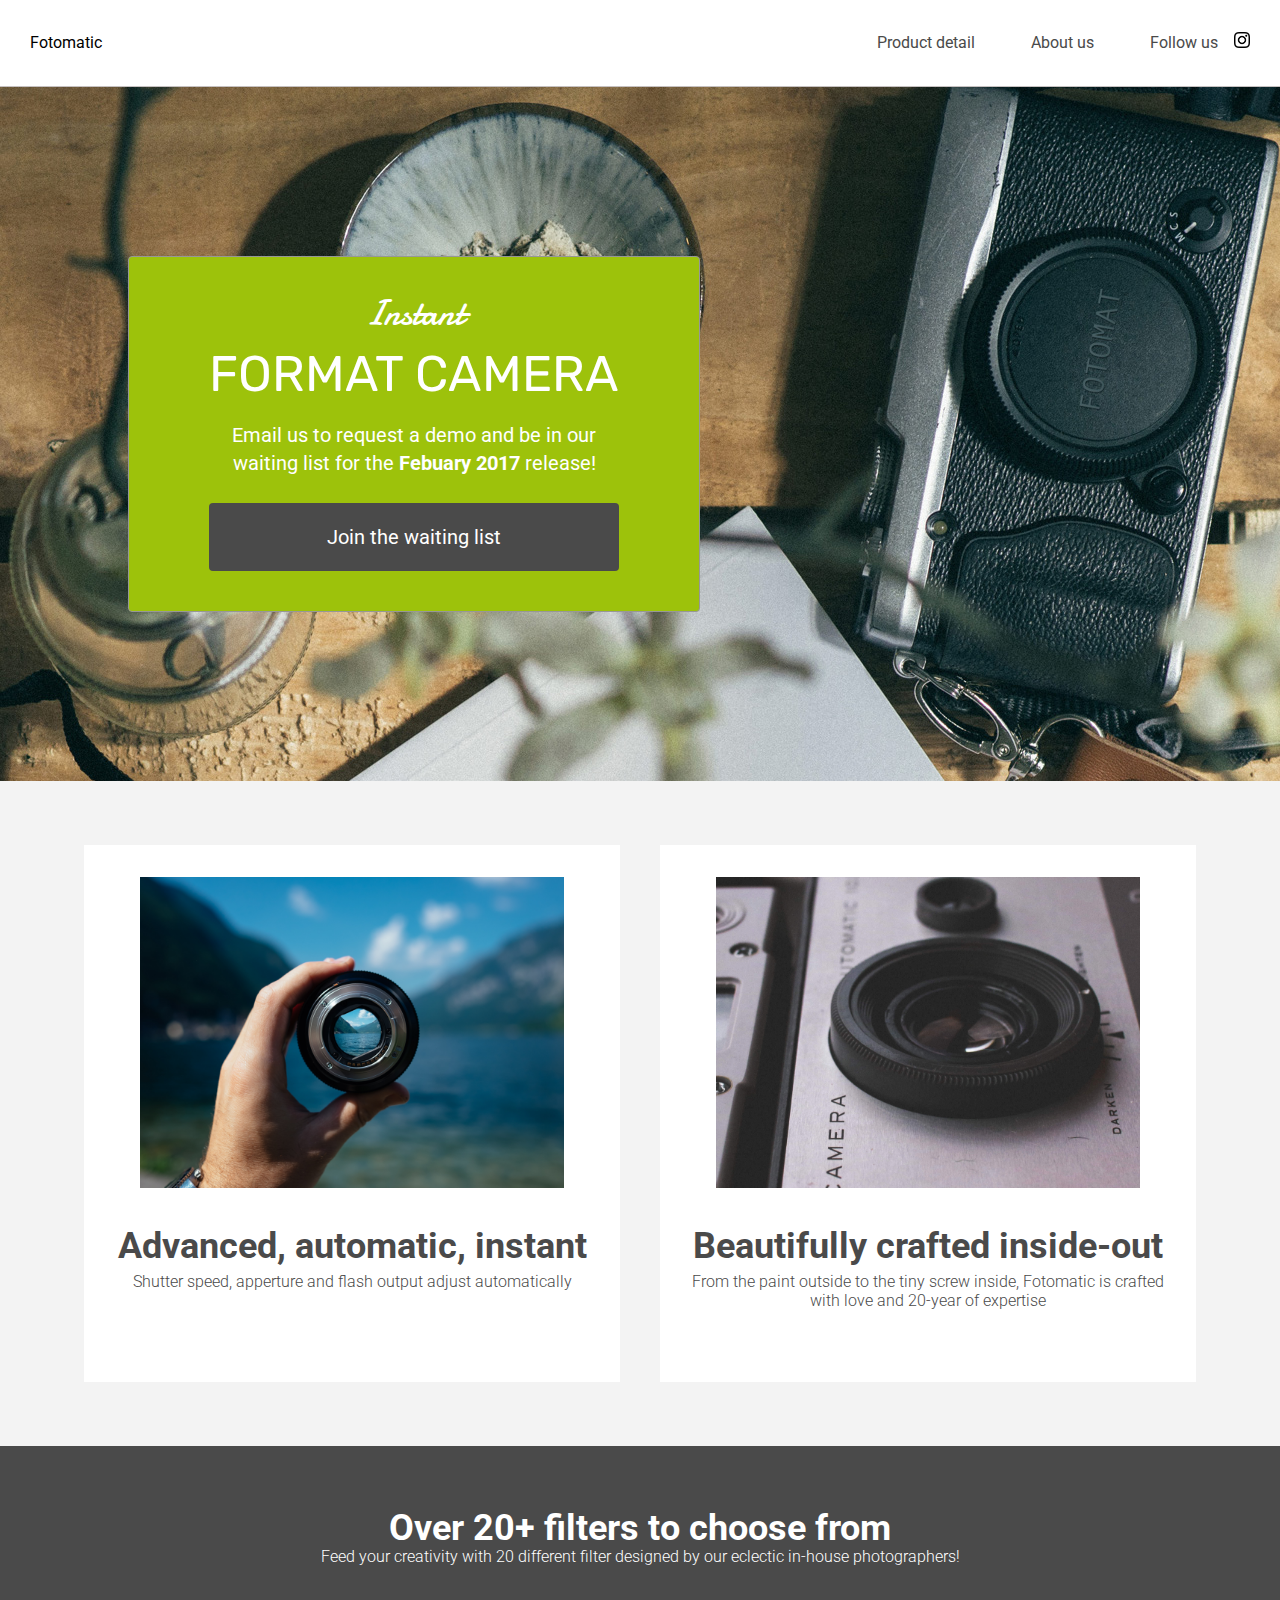
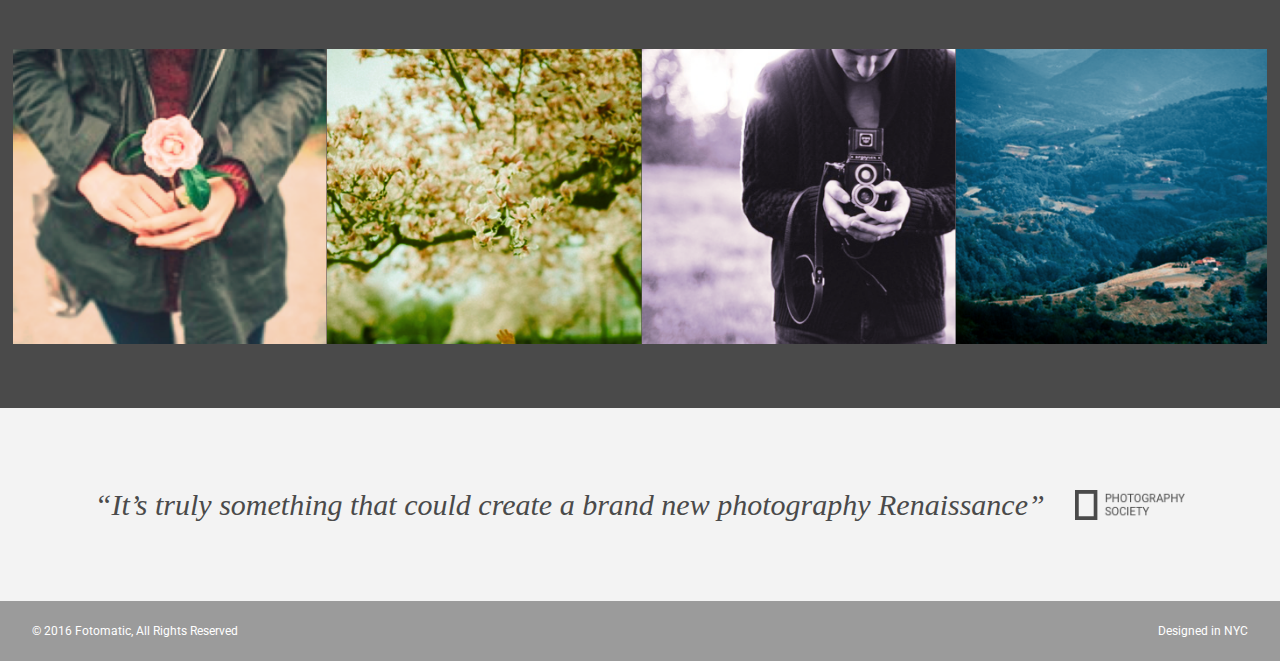
<file: F1C1_solution/index.html>
<!DOCTYPE html>
<html>
<head>
  <link href="https://fonts.googleapis.com/css?family=Damion" rel="stylesheet">
  <link href="https://fonts.googleapis.com/css?family=Rubik" rel="stylesheet">
  <link href="https://fonts.googleapis.com/css?family=Roboto:300,400,600,700" rel="stylesheet">
  <link rel="stylesheet" href="./resources/css/reset.css">
  <link rel="stylesheet" href="./resources/css/style.css">
  <title>Fotomatic</title>
</head>
<body>
  <!-- Header -->
  <header>
    <div class="content">
      <a href="index.html" class="desktop logo">Fotomatic</a>
      <nav class="desktop">
        <ul>
          <li><a href="#">Product detail</a></li>
          <li><a href="#">About us</a></li>
          <li><a href="https://www.instagram.com/" target="_blank">Follow us <img class="icon" src="./resources/images/instagram.png"></a></li>
          <li><a href="#" class="button">Join us</a></li>
        </ul>
      </nav>
      <nav class="mobile">
        <ul>
          <li><a href="#"><img src="./resources/images/ic-logo.svg"></a></li>
          <li><a href="#"><img src="./resources/images/ic-product-detail.svg"></a></li>
          <li><a href="#"><img src="./resources/images/ic-about-us.svg"></a></li>
          <li><a href="#" class="button">Join us</a></li>
        </ul>
      </nav>
    </div>
  </header>

  <!-- Main Content -->
  <div class="main-content">

    <!-- Sign Up Section -->
    <div id="sign-up-section" class="banner">
      <div id="sign-up-cta">
        <div class="content center">
          <div class="header">
            <h2 class="cursive">Instant</h2>
            <h1 class="striking">FORMAT CAMERA</h1>
          </div>
          <div class="email">
            <span>
              Email us to request a demo and be in our waiting list for the <strong>Febuary 2017</strong> release!
            </span>
            <div class="button">Join the waiting list</div>
          </div>
        </div>
      </div>
    </div>

    <!-- Features Section -->
    <div id="features-section">
      <div class="feature">
        <div class="center">
          <div class="image-container">
            <img src="./resources/images/feature-1.png" />
          </div>
          <div class="content">
            <h2>Advanced, automatic, instant</h2>
            <h3>Shutter speed, apperture and flash output adjust automatically</h3>
          </div>
        </div>
      </div>
      <div class="feature">
        <div class="center">
          <div class="image-container">
            <img src="./resources/images/feature-2.png" />
          </div>
          <div class="content">
            <h2>Beautifully crafted inside-out</h2>
            <h3>From the paint outside to the tiny screw inside, Fotomatic is crafted with love and 20-year of expertise</h3>
          </div>
        </div>
      </div>
    </div>

    <!-- Filters Section -->
    <div id="filters-section">
      <div class="content center">
        <h2>Over 20+ filters to choose from</h2>
        <h3>Feed your creativity with 20 different filter designed by our eclectic in-house photographers!</h3>
      </div>
      <div class="images-container">
        <div class="image-container">
          <img src="./resources/images/filter-1.png" />
        </div>
        <div class="image-container">
          <img src="./resources/images/filter-2.png" />
        </div>
        <div class="image-container">
          <img src="./resources/images/filter-3.png" />
        </div>
        <div class="image-container extra">
          <img src="./resources/images/filter-4.png" />
        </div>
      </div>
    </div>

    <!-- Quotes Section -->
    <div id="quotes-section">
      <div class="content center">
        <span class="quote">“It’s truly something that could create a brand new photography Renaissance”</span>
        <img class="quote-citation" src="./resources/images/photography-logo.png" />
      </div>
    </div>

    <!-- Footer -->
    <footer>
      <div class="content">
        <span class="copyright">© 2016  Fotomatic, All Rights Reserved</span>
        <span class="location">Designed in NYC</span>
      </div>
    </footer>

  </div>
</body>
</html>
</file>
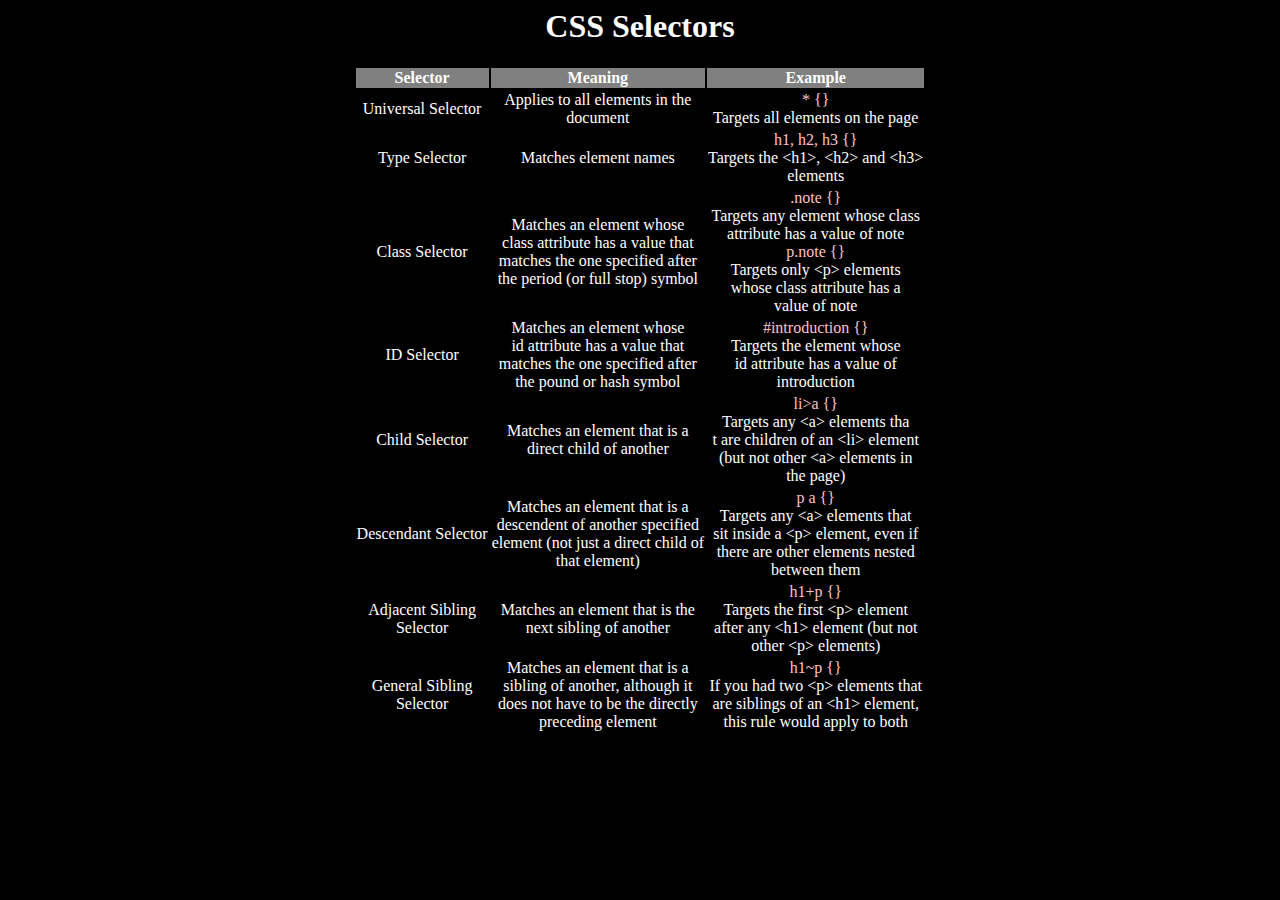
<file: CheatSheet/cheatsheet.html>
<html>
    <head>
        <title>CSS Selectors</title>
        <link href="./style.css" rel="stylesheet">
    </head>
    <body>
        <h1>CSS Selectors</h1>
        <table align="center">
            <thead>
                <tr>
                    <td>Selector</td>
                    <td>Meaning</td>
                    <td>Example</td>
                </tr>
            </thead>
            <tbody>
                <tr>
                    <td>Universal Selector</td>
                    <td>Applies to all elements in the<br/>document</td>
                    <td><span>* {}</span> <br/>
                        Targets all elements on the page</td>
                </tr>
                <tr>
                    <td>Type Selector</td>
                    <td>Matches element names</td>
                    <td><span>h1, h2, h3 {}</span><br/>
                        Targets the &lt;h1&gt;, &lt;h2&gt and &lt;h3&gt<br/>
                        elements</td>
                </tr>
                <tr>
                    <td>Class Selector</td>
                    <td>Matches an element whose<br/>class attribute has a value that<br/>matches the one specified after<br/>the period (or full stop) symbol</td>
                    <td><span>.note {}</span><br/>
                        Targets any element whose class<br/>
                        attribute has a value of note<br/>
                        <span>p.note {}</span><br/>
                        Targets only &lt;p&gt; elements<br/>
                        whose class attribute has a<br/>
                        value of note</td>
                </tr>
                <tr>
                    <td>ID Selector</td>
                    <td>Matches an element whose<br/>id attribute has a value that<br/>matches the one specified after<br/>the pound or hash symbol</td>
                    <td><span>#introduction {}</span><br/>
                        Targets the element whose<br/>
                        id attribute has a value of<br/>
                        introduction</td>
                </tr>
                <tr>
                    <td>Child Selector</td>
                    <td>Matches an element that is a<br/>direct child of another</td>
                    <td><span>li>a {}</span><br/>
                        Targets any &lt;a&gt; elements tha<br/>t
                        are children of an &lt;li&gt; element<br/>
                        (but not other &lt;a&gt; elements in<br/>
                        the page)</td>
                </tr>
                <tr>
                    <td>Descendant Selector</td>
                    <td>Matches an element that is a<br/>descendent of another specified<br/>element (not just a direct child of<br/>that element)</td>
                    <td><span>p a {}</span><br/>
                        Targets any &lt;a&gt elements that<br/>
                        sit inside a &lt;p&gt element, even if<br/>
                        there are other elements nested<br/>
                        between them</td>
                </tr>
                <tr>
                    <td>Adjacent Sibling<br/>Selector </td>
                    <td>Matches an element that is the<br/>next sibling of another</td>
                    <td><span>h1+p {}</span><br/>
                        Targets the first &lt;p&gt element<br/>
                        after any &lt;h1&gt element (but not<br/>
                        other &lt;p&gt elements)</td>
                </tr>
                <tr>
                    <td>General Sibling<br/>Selector</td>
                    <td>Matches an element that is a<br/>sibling of another, although it<br/>does not have to be the directly<br/>preceding element</td>
                    <td><span>h1~p {}</span><br/>
                        If you had two &lt;p&gt elements that<br/>
                        are siblings of an &lt;h1&gt element,<br/>
                        this rule would apply to both</td>
                </tr>
            </tbody>
        </table>
    </body>
</html>
</file>
<file: F1C1_solution/resources/css/style.css>
/* Universal Styles */

html {
  font-family: "Roboto", sans-serif;
  font-size: 16px;
}

.main-content {
  position: relative;
  top: 5.3125rem; /* To offset for fixed header. */
}

.center {
  text-align: center;
}

.button {
  border-radius: 4px;
  background-color: #4a4a4a;
  color: white;
}

.image-container {
  overflow: hidden;
}

.image-container img {
  display: block;
  max-width: 100%;
}

@media only screen and (max-width: 895px) {
  .main-content {
    top: 2.5625rem;
  }
}

/* Header */

header {
  position: fixed;
  z-index: 100;
  width: 100%;
  border-bottom: solid 1px #c6c1c1;
  background-color: white;
}

header .content {
  display: flex;
  align-items: center;
  padding: 1.875rem;
}

header .logo {
  flex: 1;
}

header nav ul {
  display: flex;
}

nav li {
  padding-left: 3.5rem;
}

nav a {
  vertical-align: bottom;
  line-height: 1.6;
  font-size: 1rem;
  color: #4a4a4a;
}

nav .button {
  padding: .1875rem .5rem;
  background-color: #9dc20b;
  line-height: 1.6;
  color: white;
}

nav li:last-child {
  display: none;
}

header .icon {
  width: 1rem;
  padding-left: .75rem;
}

header .mobile {
  display: none;
}

@media only screen and (max-width: 895px) {
  nav li:last-child {
    display: block;
  }

  header .content {
    padding: 1rem 1rem;
  }
}

@media only screen and (max-width: 600px) {
  header .desktop {
    display: none;
  }

  header .mobile {
    display: block;
    width: 100%;
  }

  header .content {
    padding: .5rem 0;
  }

  header .mobile ul {
    display: flex;
    justify-content: space-around;
    align-items: center;
    width: 100%;
  }

  header .mobile li {
    padding: 0;
  }
}

/* Sign Up Section */

#sign-up-section {
  display: flex;
  justify-content: flex-start;
  align-items: flex-start;
  height: 43.5rem;
  background-image: url('../images/banner-landingpage.jpg');
  background-position: bottom;
  background-size: cover;
  background-repeat: no-repeat;
}

#sign-up-cta {
  position: relative;
  top: 171px;
  left: 10%;
  padding: 0 5rem 2.5rem 5rem;
  border: solid 1px #979797;
  border-radius: 4px;
  background-color: #9dc20b;
}

#sign-up-cta .content {
  width: 25.625rem;
  margin-top: 2rem;
  font-family: "Roboto", sans-serif;
  font-size: 1.25rem;
  line-height: 1.4;
  color: white;
}

#sign-up-cta h1 {
  font-size: 3.125rem;
}

#sign-up-cta h2 {
  font-size: 2.25rem;
}

#sign-up-cta span strong {
  font-weight: bold;
}

#sign-up-cta .cursive {
  font-family: "Damion", cursive;
}

#sign-up-cta .striking {
  font-family: "Rubik", sans-serif;
  padding-bottom: .75rem;
}

#sign-up-cta .button {
  margin-top: 1.625rem;
  padding: 1.25rem 7.25rem;
}

@media only screen and (max-width: 895px) {
  #sign-up-section {
    align-items: center;
    justify-content: center;
    height: 28rem;
  }

  #sign-up-cta {
    position: static;
    width: auto;
    height: auto;
    background-color: transparent;
    border: none;
  }

  #sign-up-cta .content {
    margin-top: 0;
  }

  #sign-up-cta .email {
    display: none;
  }

  #sign-up-cta h1 {
    font-size: 3.125rem;
  }

  #sign-up-cta h2 {
    font-size: 2.25rem;
  }
}

@media only screen and (max-width: 600px) {
  #sign-up-section {
    height: 20rem;
  }

  #sign-up-cta h1 {
    font-size: 2.25rem;
  }

  #sign-up-cta h2 {
    font-size: 2rem;
  }
}

/* Features Section */

#features-section {
  display: flex;
  justify-content: space-between;
  padding: 4rem 5%;
  background-color: #f3f3f3;
}

.feature {
  flex: 1;
  padding: 2rem;
  margin: 0px 1.25rem;
  background-color: white;
}

.feature .image-container {
  width: 90%;
  height: 65%;
  margin: 0 auto;
}

.feature .content {
  padding: 2.5rem 0;
}

.feature h2 {
  padding-bottom: .5rem;
  font-size: 2.25rem;
  font-weight: bold;
  color: #4a4a4a;
}

.feature h3 {
  font-size: 1rem;
  line-height: 1.2;
  font-weight: 300;
  color: #4a4a4a;
}

@media only screen and (max-width: 895px) {
  #features-section {
    padding: 1rem;
  }

  .feature {
    margin: 0px .5rem;
    padding: 1rem;
  }

  .feature h2 {
    font-size: 2rem;
    line-height: 1.3;
  }

  .feature h3 {
    font-size: .875rem;
    line-height: 1.4;
  }
}

@media only screen and (max-width: 600px) {
  #features-section {
    flex-flow: column;
    padding: 0;
  }

  .feature {
    margin: 0;
    padding: 1.25rem 1rem 0 1rem;
  }

  .feature .content {
    padding: 1.25rem 0 1.875rem 0;
  }
}

/* Filters Section */

#filters-section {
  padding: 4rem 0;
  background-color: #4a4a4a;
}

#filters-section .content {
  padding: 0 .625rem;
  margin-bottom: 5rem;
}

#filters-section .content h2 {
  font-size: 2.25rem;
  font-weight: bold;
  color: white;
}

#filters-section .content h3 {
  font-size: 1rem;
  line-height: 1.4;
  font-weight: 300;
  color: white;
}

#filters-section .images-container {
  display: flex;
  max-width: 100%;
  padding: 0 1%;
}

@media only screen and (max-width: 600px) {
  #filters-section {
    padding: 1.5rem 0 0 0;
  }

  #filters-section .content {
    margin-bottom: 1rem;
  }

  #filters-section .content h2 {
    padding-bottom: .625rem;
    font-size: 1.125rem;
    line-height: 1.3;
    font-weight: normal;
  }

  #filters-section .content h3 {
    font-size: .875rem;
    line-height: 1.4;
  }

  #filters-section .images-container {
    padding: 0;
  }

  #filters-section .extra {
    display: none;
  }
}

/* Quotes Section */

#quotes-section {
  background-color: #f3f3f3;
}

#quotes-section .content {
  display: flex;
  align-items: center;
  justify-content: center;
  padding: 5rem 1.5rem;
}

#quotes-section .quote {
  padding-right: 1.875rem;
  font-family: "Palatino", serif;
  font-size: 1.875rem;
  line-height: 1.1;
  font-style: italic;
  color: #4a4a4a;
}

#quotes-section .quote-citation {
  height: 1.875rem;
}

@media only screen and (max-width: 895px) {
  #quotes-section .content {
    padding: 3rem 1.5rem;
  }
}

@media only screen and (max-width: 600px) {
  #quotes-section .content {
    flex-flow: column;
    padding: 1.875rem .625rem;
  }

  #quotes-section .quote {
    font-size: 1.5rem;
    line-height: 1.4;
  }

  #quotes-section .quote-citation {
    display: block;
    padding-top: 1rem;
    margin: auto;
  }
}

/* Footer */

footer {
  background-color: #9b9b9b;
  padding: 1.5rem 2rem;
}

footer .content {
  color: white;
  display: flex;
  font-size: .75rem;
}

footer .copyright {
  flex-grow: 1;
}

@media only screen and (max-width: 600px) {
  footer .content {
    font-size: .625rem;
  }
}
</file>
<file: CheatSheet/style.css>
*{
    color: white;
}
html{
    background-color: black;
}
table,th,td{
    border: 50px white;
    text-align: center;
    
}
thead {
    font-weight: bold;
    background-color: grey;
}
span{
    color:pink;
}
h1{
    text-align: center;
}
</file>
